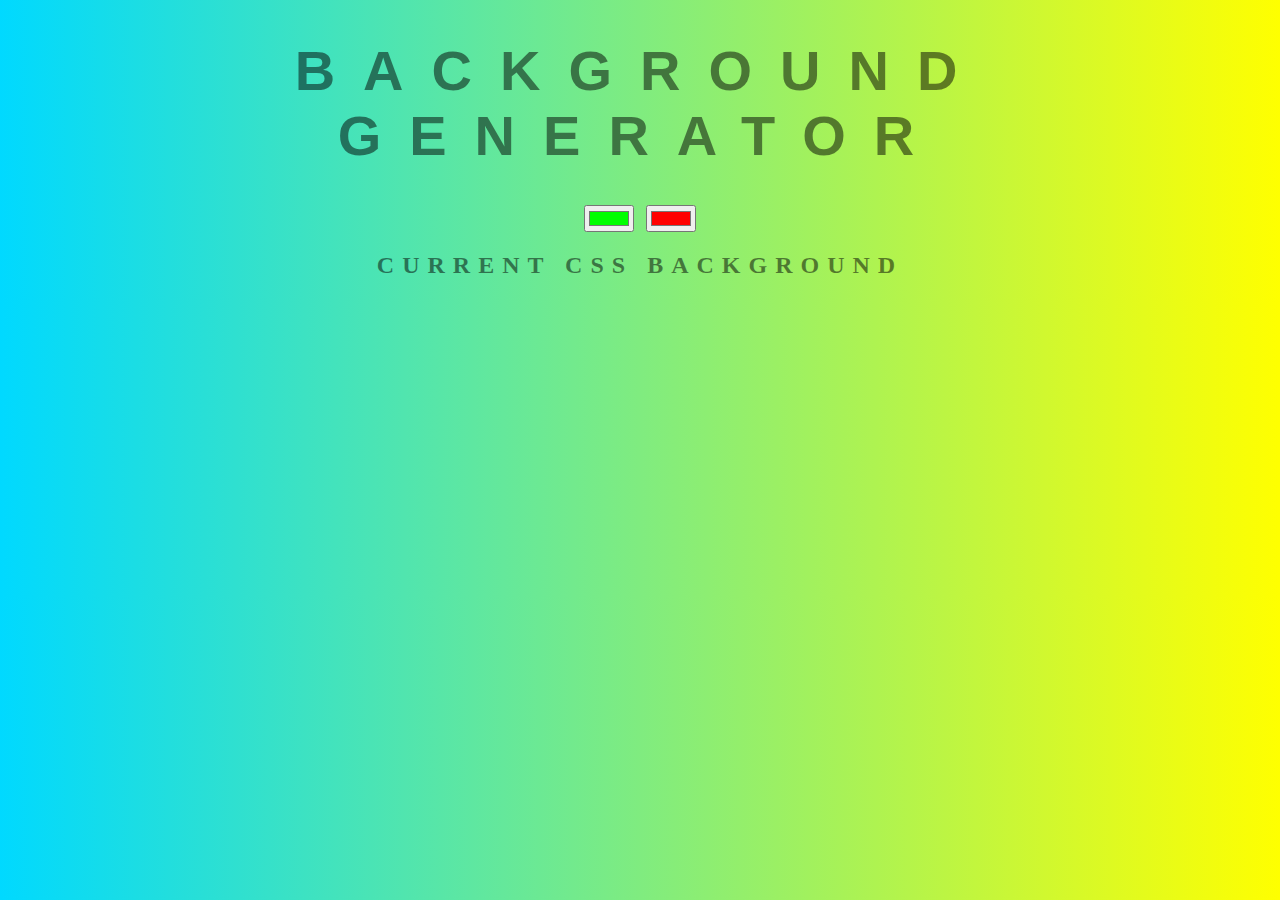
<file: backgroundgenerator/index.html>
<!DOCTYPE html>
<html>
<head>
	<title>Gradient Background</title>
	<link rel="stylesheet" type="text/css" href="style.css">
</head>
<body id="gradient">
	<h1>Background Generator</h1>
	<input class="color1" type="color" name="color1" value="#00ff00">
	<input class="color2" type="color" name="color2" value="#ff0000">
	<h2>Current CSS Background</h2>
	<h3></h3>
	<script type="text/javascript" src="script.js"></script>
</body>
</html>
</file>
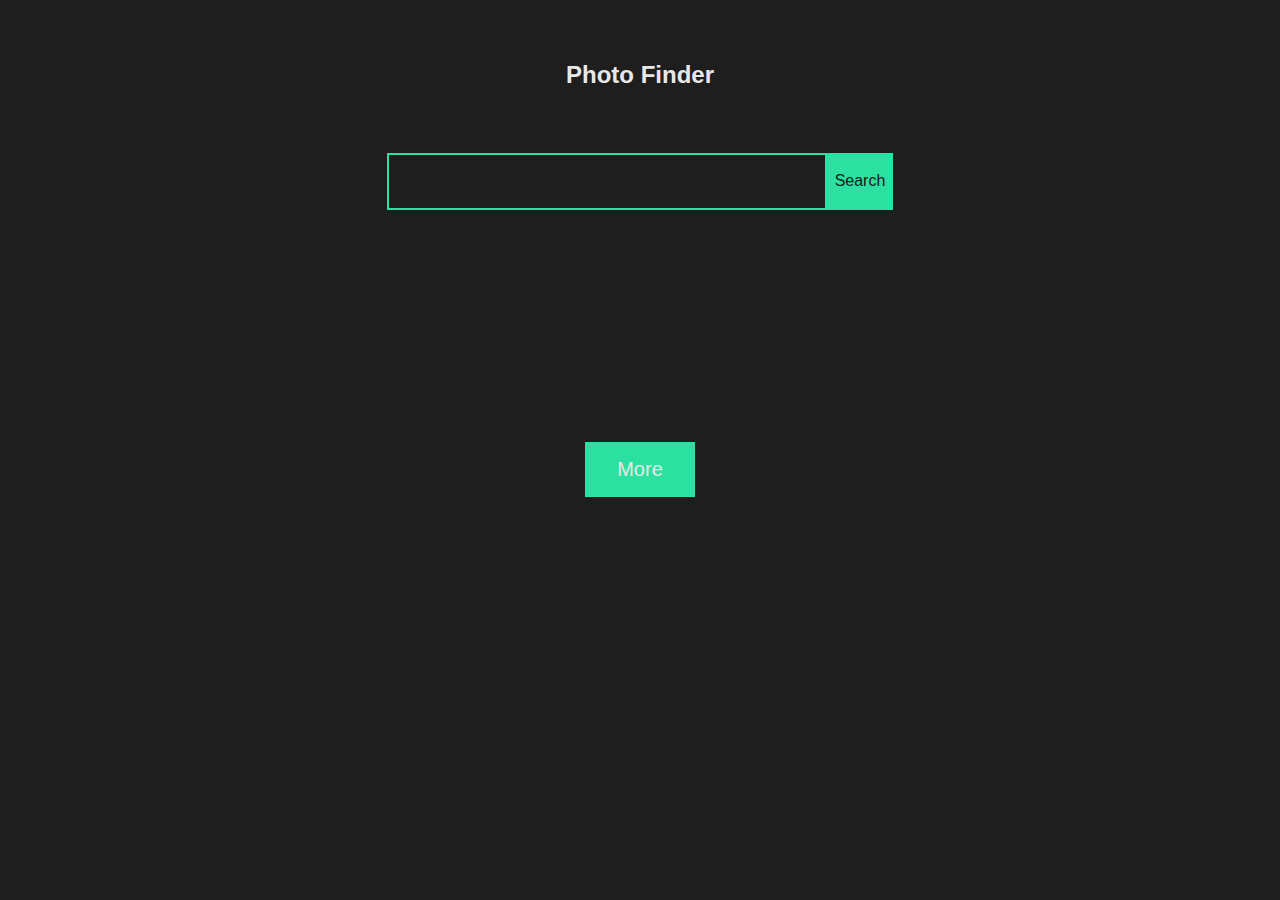
<file: photo-finder/index.html>
<!DOCTYPE html>
<html lang="en">
  <head>
    <meta charset="UTF-8" />
    <meta http-equiv="X-UA-Compatible" content="IE=edge" />
    <meta name="viewport" content="width=device-width, initial-scale=1.0" />
    <link rel="stylesheet" href="./style.css" />
    <title>Photo Finder</title>
  </head>
  <body>
    <header>
      <h2><a id="logo" href="./index.html">Photo Finder</a></h2>
      <form class="search-form">
        <input type="text" name="search" class="search-input" />
        <button type="submit" class="submit-btn">Search</button>
      </form>
    </header>
    <main>
      <div class="gallery"></div>
    </main>
    <div class="nav-button">
      <button class="more">More</button>
    </div>
    <script src="./app.js"></script>
  </body>
</html>
</file>
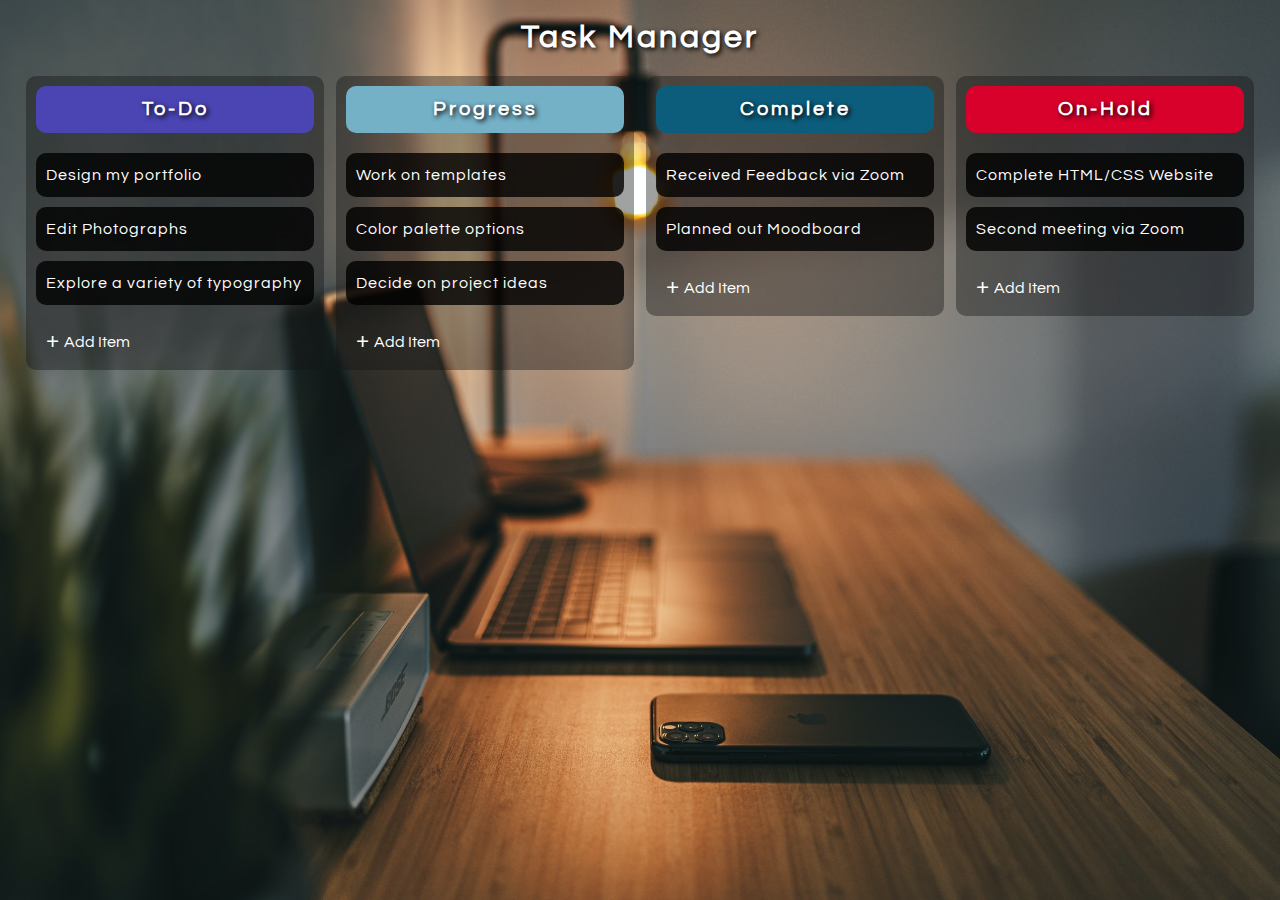
<file: task-manager/index.html>
<!DOCTYPE html>
<html lang="en">
  <head>
    <meta charset="UTF-8" />

    <meta name="viewport" content="width=device-width, initial-scale=1.0" />
    <title>Task Manager</title>
    <link rel="icon" type="image/png" href="taskmanager2.ico" />
    <link rel="stylesheet" href="style.css" />
  </head>
  <body>
    <h1 class="main-title">Task Manager</h1>
    <div class="drag-container">
      <ul class="drag-list">
        <!-- Backlog Column -->
        <li class="drag-column backlog-column">
          <span class="header">
            <h1>To-Do</h1>
          </span>
          <!-- Backlog Content -->
          <div id="backlog-content" class="custom-scroll">
            <ul
              class="drag-item-list"
              id="backlog-list"
              ondrop="drop(event)"
              ondragover="allowDrop(event)"
              ondragenter="dragEnter(0)"
            ></ul>
          </div>
          <!-- Add Button Group -->
          <div class="add-btn-group">
            <div class="add-btn" onclick="showInputBox(0)">
              <span class="plus-sign">+</span>
              <span>Add Item</span>
            </div>
            <div class="add-btn solid" onclick="hideInputBox(0)">
              <span>Save Item</span>
            </div>
          </div>
          <div class="add-container">
            <div class="add-item" contenteditable="true"></div>
          </div>
        </li>

        <!-- //////////////////////////////////////////////////////// -->
        <li class="drag-column progress-column">
          <span class="header">
            <h1>Progress</h1>
          </span>
          <!-- Progress Content -->
          <div id="progress-content" class="custom-scroll">
            <ul
              class="drag-item-list"
              id="progress-list"
              ondrop="drop(event)"
              ondragover="allowDrop(event)"
              ondragenter="dragEnter(1)"
            ></ul>
          </div>
          <!-- Add Button Group -->
          <div class="add-btn-group">
            <div class="add-btn" onclick="showInputBox(1)">
              <span class="plus-sign">+</span>
              <span>Add Item</span>
            </div>
            <div class="add-btn solid" onclick="hideInputBox(1)">
              <span>Save Item</span>
            </div>
          </div>
          <div class="add-container">
            <div class="add-item" contenteditable="true"></div>
          </div>
        </li>

        <!-- //////////////////////////////////////////////// -->

        <li class="drag-column complete-column">
          <span class="header">
            <h1>Complete</h1>
          </span>
          <!-- Backlog Content -->
          <div id="complete-content" class="custom-scroll">
            <ul
              class="drag-item-list"
              id="complete-list"
              ondrop="drop(event)"
              ondragover="allowDrop(event)"
              ondragenter="dragEnter(2)"
            ></ul>
          </div>
          <!-- Add Button Group -->
          <div class="add-btn-group">
            <div class="add-btn" onclick="showInputBox(2)">
              <span class="plus-sign">+</span>
              <span>Add Item</span>
            </div>
            <div class="add-btn solid" onclick="hideInputBox(2)">
              <span>Save Item</span>
            </div>
          </div>
          <div class="add-container">
            <div class="add-item" contenteditable="true"></div>
          </div>
        </li>
        <!-- ///////////////////////////////////////////////////////////////// -->

        <li class="drag-column on-hold-column">
          <span class="header">
            <h1>On-Hold</h1>
          </span>
          <!-- Backlog Content -->
          <div id="on-hold-content" class="custom-scroll">
            <ul
              class="drag-item-list"
              id="on-hold-list"
              ondrop="drop(event)"
              ondragover="allowDrop(event)"
              ondragenter="dragEnter(3)"
            ></ul>
          </div>
          <!-- Add Button Group -->
          <div class="add-btn-group">
            <div class="add-btn" onclick="showInputBox(3)">
              <span class="plus-sign">+</span>
              <span>Add Item</span>
            </div>
            <div class="add-btn solid" onclick="hideInputBox(3)">
              <span>Save Item</span>
            </div>
          </div>
          <div class="add-container">
            <div class="add-item" contenteditable="true"></div>
          </div>
        </li>
      </ul>
    </div>
    <!-- Script -->
    <script src="script.js"></script>
  </body>
</html>
</file>
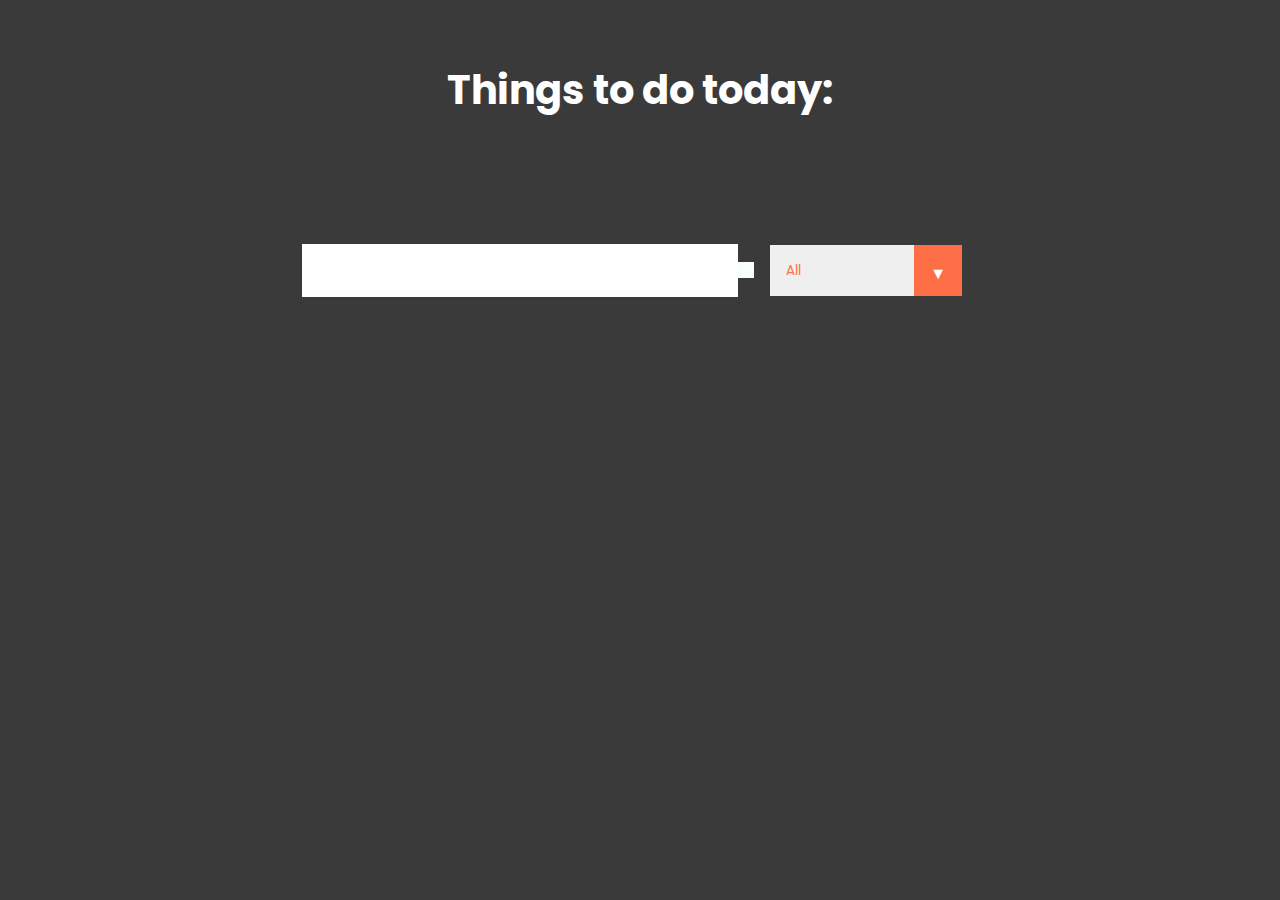
<file: todo-list/index.html>
<!DOCTYPE html>
<html lang="en">
  <head>
    <meta charset="UTF-8" />
    <meta name="viewport" content="width=device-width, initial-scale=1.0" />
    <title>TodoList</title>
    <link
      href="https://fonts.googleapis.com/css?family=Poppins&display=swap"
      rel="stylesheet"
    />
    <link
      rel="stylesheet"
      href="https://cdnjs.cloudflare.com/ajax/libs/font-awesome/5.12.1/css/all.min.css"
      integrity="sha256-mmgLkCYLUQbXn0B1SRqzHar6dCnv9oZFPEC1g1cwlkk="
      crossorigin="anonymous"
    />
    <link rel="stylesheet" href="./style.css" />
  </head>
  <body>
    <header>
      <h1>Things to do today:</h1>
    </header>
    <form>
      <input type="text" class="todo-input" />
      <button class="todo-button" type="submit">
        <i class="fas fa-plus-square"></i>
      </button>
      <div class="select">
        <select name="todos" class="filter-todo">
          <option value="all">All</option>
          <option value="completed">Completed</option>
          <option value="uncompleted">Uncompleted</option>
        </select>
      </div>
    </form>
    <div class="todo-container">
      <ul class="todo-list"></ul>
    </div>

    <script src="./app.js"></script>
  </body>
</html>
</file>
<file: backgroundgenerator/style.css>
body {
  font: "Raleway", sans-serif;
  color: rgba(0, 0, 0, 0.5);
  text-align: center;
  text-transform: uppercase;
  letter-spacing: 0.5em;
  top: 15%;
  background: linear-gradient(
    to right,
    rgb(0, 217, 255),
    yellow
  ); /* Standard syntax */
}

h1 {
  font: 600 3.5em "Raleway", sans-serif;
  color: rgba(0, 0, 0, 0.5);
  text-align: center;
  text-transform: uppercase;
  letter-spacing: 0.5em;
  width: 100%;
}

h3 {
  font: 900 1em "Raleway", sans-serif;
  color: rgba(0, 0, 0, 0.5);
  text-align: center;
  text-transform: none;
  letter-spacing: 0.01em;
}
</file>
<file: photo-finder/style.css>
* {
  margin: 0;
  box-sizing: border-box;
  padding: 0;
  background: rgb(30, 30, 30);
}

body {
  font-family: Arial, Helvetica, sans-serif;
}

header {
  display: flex;
  flex-direction: column;
  min-height: 30vh;
  justify-content: center;
  align-items: center;
}
header h2 {
  padding: 2rem;
}
#logo {
  text-decoration: none;
  color: rgb(232, 232, 232);
}
/* ////////////////////////////////////////////////////// */
/* 
search form */
.search-form {
  padding: 2rem;
  display: flex;
}

.search-form input {
  font-size: 2rem;
  padding: 0.5rem;
  width: 100%;
  border: none;
  border: 2px solid rgb(43, 224, 161);
}
.search-form button {
  border: none;
  padding: 0.5rem;
  background: rgb(43, 224, 161);
  font-size: 1rem;
  color: rgb(24, 24, 24);
  cursor: pointer;
}

.gallery-info {
  display: flex;
  justify-content: space-between;
  align-items: center;
  color: rgb(232, 232, 232);
  padding: 1rem 0rem;
}

.gallery-info a {
  color: rgb(43, 224, 161);
}

.gallery {
  display: grid;
  grid-template-columns: repeat(auto-fill, minmax(350px, 1fr));
  padding: 2rem 0rem;
  width: 80%;
  margin: auto;
  row-gap: 6rem;
  column-gap: 3rem;
}

.gallery-img img {
  width: 100%;
  height: 100%;
  object-fit: cover;
}

.nav-button {
  min-height: 30vh;
  display: flex;
  justify-content: center;
  align-items: center;
}

.more {
  padding: 1rem 2rem;
  background: rgb(43, 224, 161);
  color: rgb(232, 232, 232);
  border: none;
  cursor: pointer;
  font-size: 1.25rem;
}
</file>
<file: task-manager/style.css>
@import url("https://fonts.googleapis.com/css2?family=Questrial&family=Rubik:wght@400;500&display=swap");

html {
  box-sizing: border-box;
}

:root {
  --column-1: #4a45b3;
  --column-2: #74b0c6;
  --column-3: #0c5d7b;
  --column-4: #d8012c;
}

body {
  margin: 0;
  background: url("./deskk.jpg");
  background-size: cover;
  background-position: 50% 60%;
  background-attachment: fixed;
  color: white;
  font-family: "Questrial", sans-serif;

  overflow-y: hidden;
}

h1 {
  letter-spacing: 3px;
  text-shadow: 2px 2px 5px black;
}

.main-title {
  text-align: center;
  font-size: 3rem;
}

ul {
  list-style-type: none;
  margin: 0;
  padding: 0;
}

.drag-container {
  margin: 20px;
}

.drag-list {
  display: flex;
  align-items: flex-start;
}

/* Columns */
.drag-column {
  flex: 1;
  margin: 0 6px;
  position: relative;
  background-color: rgba(21, 21, 21, 0.4);
  border-radius: 10px;
  overflow-x: hidden;
}

.backlog-column .header,
.backlog-column .solid,
.backlog-column .solid:hover,
.backlog-column .over {
  background-color: var(--column-1);
}

.progress-column .header,
.progress-column .solid,
.progress-column .solid:hover,
.progress-column .over {
  background-color: var(--column-2);
}

.complete-column .header,
.complete-column .solid,
.complete-column .solid:hover,
.complete-column .over {
  background-color: var(--column-3);
}

.on-hold-column .header,
.on-hold-column .solid,
.on-hold-column .solid:hover,
.on-hold-column .over {
  background-color: var(--column-4);
}

/* Custom Scrollbar */
.custom-scroll {
  overflow-y: auto;
  max-height: 75vh;
}

/* CUSTOM SCROLLBAR */
.custom-scroll::-webkit-scrollbar-track {
  box-shadow: inset 0 0 6px rgba(0, 0, 0, 0.4);
  border-radius: 10px;
  background-color: rgba(255, 255, 255, 0.3);
  margin-right: 5px;
}

.custom-scroll::-webkit-scrollbar {
  width: 10px;
}

.custom-scroll::-webkit-scrollbar-thumb {
  border-radius: 10px;
  box-shadow: inset 0 0 6px rgba(0, 0, 0, 0.3);
  background-color: rgba(0, 0, 0, 0.8);
}

.header {
  display: flex;
  justify-content: center;
  border-radius: 10px;
  margin: 10px;
}

.header h1 {
  font-size: 1.25rem;
}

/* Drag and Drop */
.over {
  padding: 50px 10px;
}

.drag-item-list {
  min-height: 50px;
}

.drag-item {
  margin: 10px;
  padding: 10px;
  height: fit-content;
  background-color: rgba(0, 0, 0, 0.8);
  border-radius: 10px;
  line-height: 1.5rem;
  letter-spacing: 1px;
  cursor: pointer;
}

.drag-item:focus {
  outline: none;
  background-color: white;
  color: black;
}

/* Add Button Group */
.add-btn-group {
  display: flex;
  justify-content: space-between;
}

.add-btn {
  margin: 10px;
  padding: 5px 10px;
  display: flex;
  align-items: center;
  cursor: pointer;
  width: fit-content;
  border-radius: 5px;
  transition: all 0.3s ease-in;
  user-select: none;
}

.add-btn:hover {
  background-color: rgba(255, 255, 255, 0.9);
  color: black;
}

.add-btn:active {
  transform: scale(0.97);
}

.solid {
  display: none;
}

.solid:hover {
  transition: unset;
  filter: brightness(95%);
  color: white;
}

.plus-sign {
  font-size: 1.5rem;
  margin-right: 5px;
  position: relative;
  top: -3px;
}

.add-container {
  margin: 10px;
  padding: 5px 10px;
  border-radius: 10px;
  background-color: rgba(255, 255, 255, 0.9);
  min-height: 100px;
  display: none;
}

.add-item {
  width: 100%;
  min-height: 100px;
  height: auto;
  background-color: white;
  border-radius: 10px;
  margin: 5px auto;
  resize: none;
  color: black;
  padding: 10px;
}

.add-item:focus {
  outline: none;
}

/* Media Query: Laptop */
@media screen and (max-width: 1800px) {
  .main-title {
    font-size: 2rem;
  }
}

/* Media Query: Large Smartphone (Vertical) */
@media screen and (max-width: 600px) {
  body {
    overflow-y: auto;
  }

  .drag-container {
    margin: 0;
  }

  .drag-list {
    display: block;
  }

  .drag-column {
    margin: 10px;
  }
}
</file>
<file: todo-list/style.css>
* {
  margin: 0;
  padding: 0;
  box-sizing: border-box;
}
body {
  background: rgb(58, 58, 58);
  color: white;
  font-family: "Poppins", sans-serif;
  min-height: 100vh;
}
header {
  font-size: 1.25rem;
}

header,
form {
  min-height: 20vh;
  display: flex;
  justify-content: center;
  align-items: center;
}
form input,
form button {
  padding: 0.5rem;
  font-size: 2rem;
  border: none;
  background: white;
}
form button {
  color: #ff6f47;
  background: #f7fffe;
  cursor: pointer;
  transition: all 0.3s ease;
}
form button:hover {
  background: #ff6f47;
  color: white;
}
.todo-container {
  display: flex;
  justify-content: center;
  align-items: center;
}

.todo-list {
  min-width: 30%;
  list-style: none;
}

.todo {
  margin: 0.5rem;
  background: white;
  font-size: 1.5rem;
  color: black;
  display: flex;
  justify-content: space-between;
  align-items: center;
  transition: all 1s ease;
}
.filter-todo {
  padding: 1rem;
}
.todo li {
  flex: 1;
}

.trash-btn,
.complete-btn {
  background: #ff6f47;
  color: white;
  border: none;
  padding: 1rem;
  cursor: pointer;
  font-size: 1rem;
}
.complete-btn {
  background: rgb(11, 212, 162);
}
.todo-item {
  padding: 0rem 0.5rem;
}

.fa-trash,
.fa-check {
  pointer-events: none;
}

.fall {
  transform: translateY(10rem) rotateZ(20deg);
  opacity: 0;
}

.completed {
  text-decoration: line-through;
  opacity: 0.5;
}

/*CUSTOM SELECTOR */
select {
  -webkit-appearance: none;
  -moz-appearance: none;
  -ms-appearance: none;
  appearance: none;
  outline: 0;
  box-shadow: none;
  border: 0 !important;
  background-image: none;
}

/* Custom Select */
.select {
  margin: 1rem;
  position: relative;
  overflow: hidden;
}
select {
  color: #ff6f47;
  font-family: "Poppins", sans-serif;
  cursor: pointer;
  width: 12rem;
}
/* Arrow */
.select::after {
  content: "\25BC";
  position: absolute;
  top: 0;
  right: 0;
  padding: 1rem;
  background: #ff6f47;
  cursor: pointer;
  pointer-events: none;
}
/* Transition */
/*
.select:hover::after {
  transform: scale(1.5);
}
*/
</file>
